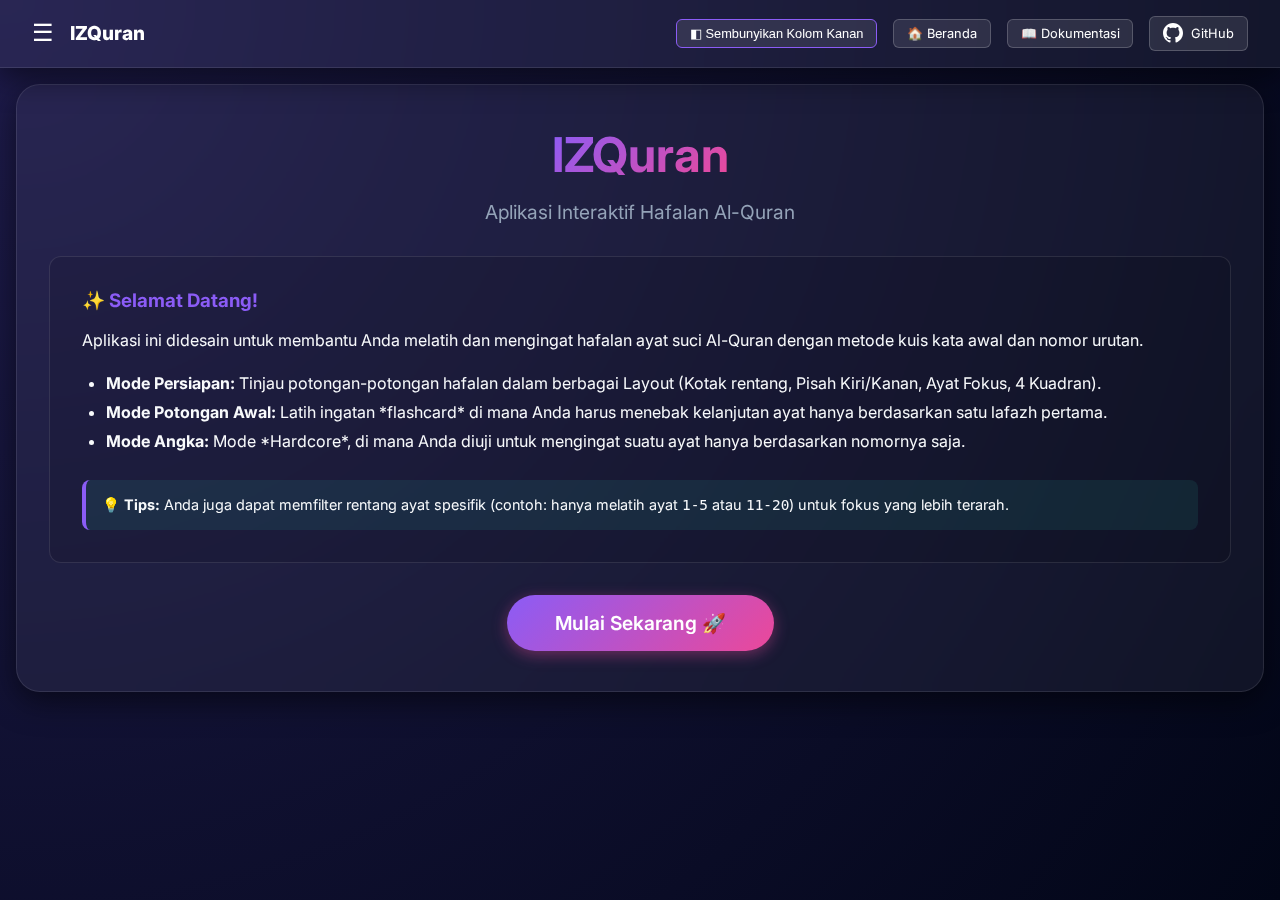
<file: index.html>
<!DOCTYPE html>
<html lang="id">

<head>
    <meta charset="UTF-8">
    <meta name="viewport" content="width=device-width, initial-scale=1.0">
    <title>IZQuran - Hafalan Ayat</title>
    <link rel="preconnect" href="https://fonts.googleapis.com">
    <link rel="preconnect" href="https://fonts.gstatic.com" crossorigin>
    <link href="https://fonts.googleapis.com/css2?family=Amiri+Quran&family=Inter:wght@300;400;600;800&display=swap"
        rel="stylesheet">
    <link rel="stylesheet" href="style.css">
</head>

<body>
    <!-- Top Navigation Bar -->
    <nav class="navbar glass-panel fade-in"
        style="border-radius:0; border-left:none; border-right:none; border-top:none; padding:1rem 2rem; display:flex; justify-content:space-between; align-items:center; position:sticky; top:0; z-index:100; margin-bottom:1rem;">
        <div style="font-weight:800; font-size:1.2rem; color:white; display: flex; align-items: center; gap: 1rem;">
            <!-- Memunculkan icon burger untuk desktop dan mobile -->
            <button id="btnToggleNav"
                style="background:transparent; border:none; color:white; font-size:1.5rem; cursor:pointer;"
                title="Toggle Menu">☰</button>
            IZQuran
        </div>

        <div id="navLinks" class="nav-links" style="display:flex; gap:1rem; align-items:center;">

            <!-- Tombol Toggle Layout Workspace -->
            <button id="btnToggleLayout" class="btn-show-full desktop-only"
                style="display: flex; align-items: center; border-color: var(--accent);">◧ Sembunyikan Kolom
                Kanan</button>

            <a href="index.html" class="btn-show-full"
                style="text-decoration:none; display:flex; align-items:center;">🏠 Beranda</a>
            <a href="readme.html" class="btn-show-full"
                style="text-decoration:none; display:flex; align-items:center;">📖 Dokumentasi</a>
            <a href="https://github.com/asrianor/IZQuran" target="_blank" class="btn-show-full"
                style="text-decoration:none; display:flex; align-items:center;">
                <svg width="20" height="20" viewBox="0 0 24 24" fill="currentColor" style="margin-right:0.5rem;">
                    <path
                        d="M12 0c-6.626 0-12 5.373-12 12 0 5.302 3.438 9.8 8.207 11.387.599.111.793-.261.793-.577v-2.234c-3.338.726-4.033-1.416-4.033-1.416-.546-1.387-1.333-1.756-1.333-1.756-1.089-.745.083-.729.083-.729 1.205.084 1.839 1.237 1.839 1.237 1.07 1.834 2.807 1.304 3.492.997.107-.775.418-1.305.762-1.604-2.665-.305-5.467-1.334-5.467-5.931 0-1.311.469-2.381 1.236-3.221-.124-.303-.535-1.524.117-3.176 0 0 1.008-.322 3.301 1.23.957-.266 1.983-.399 3.003-.404 1.02.005 2.047.138 3.006.404 2.291-1.552 3.297-1.23 3.297-1.23.653 1.653.242 2.874.118 3.176.77.84 1.235 1.911 1.235 3.221 0 4.609-2.807 5.624-5.479 5.921.43.372.823 1.102.823 2.222v3.293c0 .319.192.694.801.576 4.765-1.589 8.199-6.086 8.199-11.386 0-6.627-5.373-12-12-12z" />
                </svg>
                GitHub
            </a>
        </div>
    </nav>
    <div class="app-container">

        <!-- Landing Page Section -->
        <div id="landingPage" class="glass-panel text-center fade-in">
            <h1 class="gradient-text" style="font-size: 3rem; margin-bottom: 1rem;">IZQuran</h1>
            <p class="subtitle" style="font-size: 1.2rem; margin-bottom: 2rem; color: var(--text-muted);">Aplikasi
                Interaktif Hafalan Al-Quran</p>

            <div
                style="text-align: left; background: rgba(0,0,0,0.1); padding: 2rem; border-radius: 12px; margin-bottom: 2rem; border: 1px solid var(--glass-border);">
                <h3 style="color: var(--accent); margin-bottom: 1rem;">✨ Selamat Datang!</h3>
                <p style="margin-bottom: 1rem; line-height: 1.6;">Aplikasi ini didesain untuk membantu Anda melatih dan
                    mengingat hafalan ayat suci Al-Quran dengan metode kuis kata awal dan nomor urutan.</p>
                <ul style="padding-left: 1.5rem; line-height: 1.8; margin-bottom: 1.5rem;">
                    <li><strong>Mode Persiapan:</strong> Tinjau potongan-potongan hafalan dalam berbagai Layout (Kotak
                        rentang, Pisah Kiri/Kanan, Ayat Fokus, 4 Kuadran).</li>
                    <li><strong>Mode Potongan Awal:</strong> Latih ingatan *flashcard* di mana Anda harus menebak
                        kelanjutan ayat hanya berdasarkan satu lafazh pertama.</li>
                    <li><strong>Mode Angka:</strong> Mode *Hardcore*, di mana Anda diuji untuk mengingat suatu ayat
                        hanya berdasarkan nomornya saja.</li>
                </ul>
                <div
                    style="background: rgba(45, 212, 191, 0.1); padding: 1rem; border-radius: 8px; border-left: 4px solid var(--accent); font-size: 0.9rem;">
                    💡 <strong>Tips:</strong> Anda juga dapat memfilter rentang ayat spesifik (contoh: hanya melatih
                    ayat <code>1-5</code> atau <code>11-20</code>) untuk fokus yang lebih terarah.
                </div>
            </div>

            <button id="btnStartApp" class="btn btn-primary pulse-in"
                style="font-size: 1.2rem; padding: 1rem 3rem; border-radius: 30px;">
                Mulai Sekarang 🚀
            </button>
        </div>


        <!-- Main App Area (Awalnya Sembunyi) -->
        <div id="mainAppArea" class="dashboard-layout" style="display: none;">

            <!-- LEFT PANEL (Sidebar) -->
            <aside id="leftPanel" class="left-panel glass-panel">
                <div class="text-center mb-4">
                    <h2 class="gradient-text" style="font-size: 1.5rem; margin-bottom: 0.5rem;">Cari Surah</h2>
                </div>

                <div class="input-group" style="flex-direction: column;">
                    <input type="number" id="surahNumber" placeholder="No. Surah (contoh: 78)" min="1" max="114"
                        style="width: 100%;" />
                    <button id="btnLoadSurah" class="btn btn-primary w-full">Muat Surah</button>
                </div>

                <hr style="border-color: var(--glass-border); margin: 1rem 0;">

                <div id="loader" class="hidden text-center">
                    <div class="spinner"></div>
                    <p>Memuat Ayat...</p>
                </div>

                <div id="sidebarConfig" style="display:flex; flex-direction:column; gap:1.5rem;">
                    <!-- Pengaturan Ukuran Huruf (Font Size) -->
                    <div
                        style="background: rgba(0,0,0,0.2); padding: 1rem; border-radius: 12px; border: 1px solid var(--glass-border);">
                        <label
                            style="display:flex; justify-content:space-between; margin-bottom:0.5rem; color:var(--accent); font-weight:600; font-size: 1rem;">
                            <span>Besar Huruf Arab:</span>
                            <span id="fontValue" style="color: white; font-weight: normal;">L</span>
                        </label>
                        <input type="range" id="fontSlider" min="1" max="5" step="1" value="3"
                            style="width: 100%; cursor: pointer;">
                        <div
                            style="display: flex; justify-content: space-between; font-size: 0.9rem; color: var(--text-muted); margin-top: 0.3rem;">
                            <span>A</span><span>A</span>
                        </div>
                    </div>

                    <!-- Filter Rentang -->
                    <div
                        style="background: rgba(0,0,0,0.2); padding: 1rem; border-radius: 12px; border: 1px solid var(--glass-border);">
                        <label
                            style="display:block; margin-bottom:0.5rem; color:var(--accent); font-weight:600; font-size: 1rem;">Rentang
                            Ayat (Opsional):</label>
                        <input type="text" id="rangeFilter" placeholder="Contoh: 1-5" class="w-full"
                            style="padding: 0.8rem; font-size: 1rem;">
                    </div>

                    <!-- Config Box 1 -->
                    <div class="config-box">
                        <label style="font-size: 1rem;">Mode Persiapan:</label>
                        <select id="prepLayoutSelect" class="w-full mt-2" style="padding: 0.8rem; font-size: 1rem;">
                            <option value="default">Daftar Biasa</option>
                            <option value="perX">Tabel Per-X Ayat</option>
                            <option value="splitLR">Pisah Kiri-Kanan</option>
                            <option value="focusCenter">Tengah Fokus</option>
                            <option value="quadrants">4 Kuadran</option>
                        </select>
                        <div id="prepParams" class="mt-4 hidden custom-params"></div>
                    </div>

                    <!-- Config Box 2 -->
                    <div class="config-box">
                        <label style="font-size: 1rem;">Mode Potongan/Angka:</label>
                        <select id="interactiveOrderSelect" class="w-full mt-2"
                            style="padding: 0.8rem; font-size: 1rem;">
                            <option value="sequential">Urut (Dari Awal)</option>
                            <option value="random">Acak (Random)</option>
                            <option value="reverse">Mundur (Dari Akhir)</option>
                        </select>
                    </div>
                </div>
            </aside>

            <!-- RIGHT PANEL (Main Workspace) -->
            <div id="mainWorkspaceArea" class="main-workspace-area">

                <!-- Initial Welcome / Mode Selection -->
                <div id="modeSelection" class="glass-panel text-center pulse-in">
                    <h1 class="gradient-text" style="font-size: 2rem;">Workspace Hafalan</h1>
                    <p class="subtitle" style="margin-bottom:1.5rem;" id="surahDescGlobal">Silakan masukkan Nomor Surah
                        di panel sebelah kiri untuk memulai.</p>
                </div>

                <div id="loader" class="hidden text-center mt-8">
                    <div class="spinner"></div>
                    <p>Memuat Ayat...</p>
                </div>

                <!-- Data Surah Loaded Content -->
                <div id="surahLoadedArea" class="glass-panel hidden fade-in mt-4">
                    <div class="surah-info text-center mb-8">
                        <h2 id="surahTitle" class="gradient-text" style="font-size: 2rem;"></h2>
                        <p id="surahDesc" class="subtitle"></p>
                    </div>

                    <p class="text-center mb-4 subtitle">Pilih Mode Latihan:</p>
                    <div class="mode-buttons">
                        <button class="btn btn-card" data-mode="persiapan">
                            <span class="mode-icon">📖</span>
                            <span class="mode-title">Persiapan</span>
                            <span class="mode-desc">Tampilkan nomor dan awalan ayat untuk dihafal</span>
                        </button>
                        <button class="btn btn-card" data-mode="potongan">
                            <span class="mode-icon">🧩</span>
                            <span class="mode-title">Potongan Awal</span>
                            <span class="mode-desc">Tebak kelanjutan ayat dari potongan awal</span>
                        </button>
                        <button class="btn btn-card" data-mode="angka">
                            <span class="mode-icon">🔢</span>
                            <span class="mode-title">Angka Dulu</span>
                            <span class="mode-desc">Ingat ayat hanya dari nomornya</span>
                        </button>
                    </div>
                </div>

                <!-- Play Workspace -->
                <main id="workspace" class="hidden mt-4">
                    <!-- Dynamic Content Area -->
                </main>

            </div> <!-- End Right Panel -->
        </div> <!-- End Dashboard Layout -->
    </div> <!-- End Main App container -->

    <!-- Audio element for playing verses -->
    <audio id="audioPlayer"></audio>

    <script src="script.js"></script>
</body>

</html>
</file>
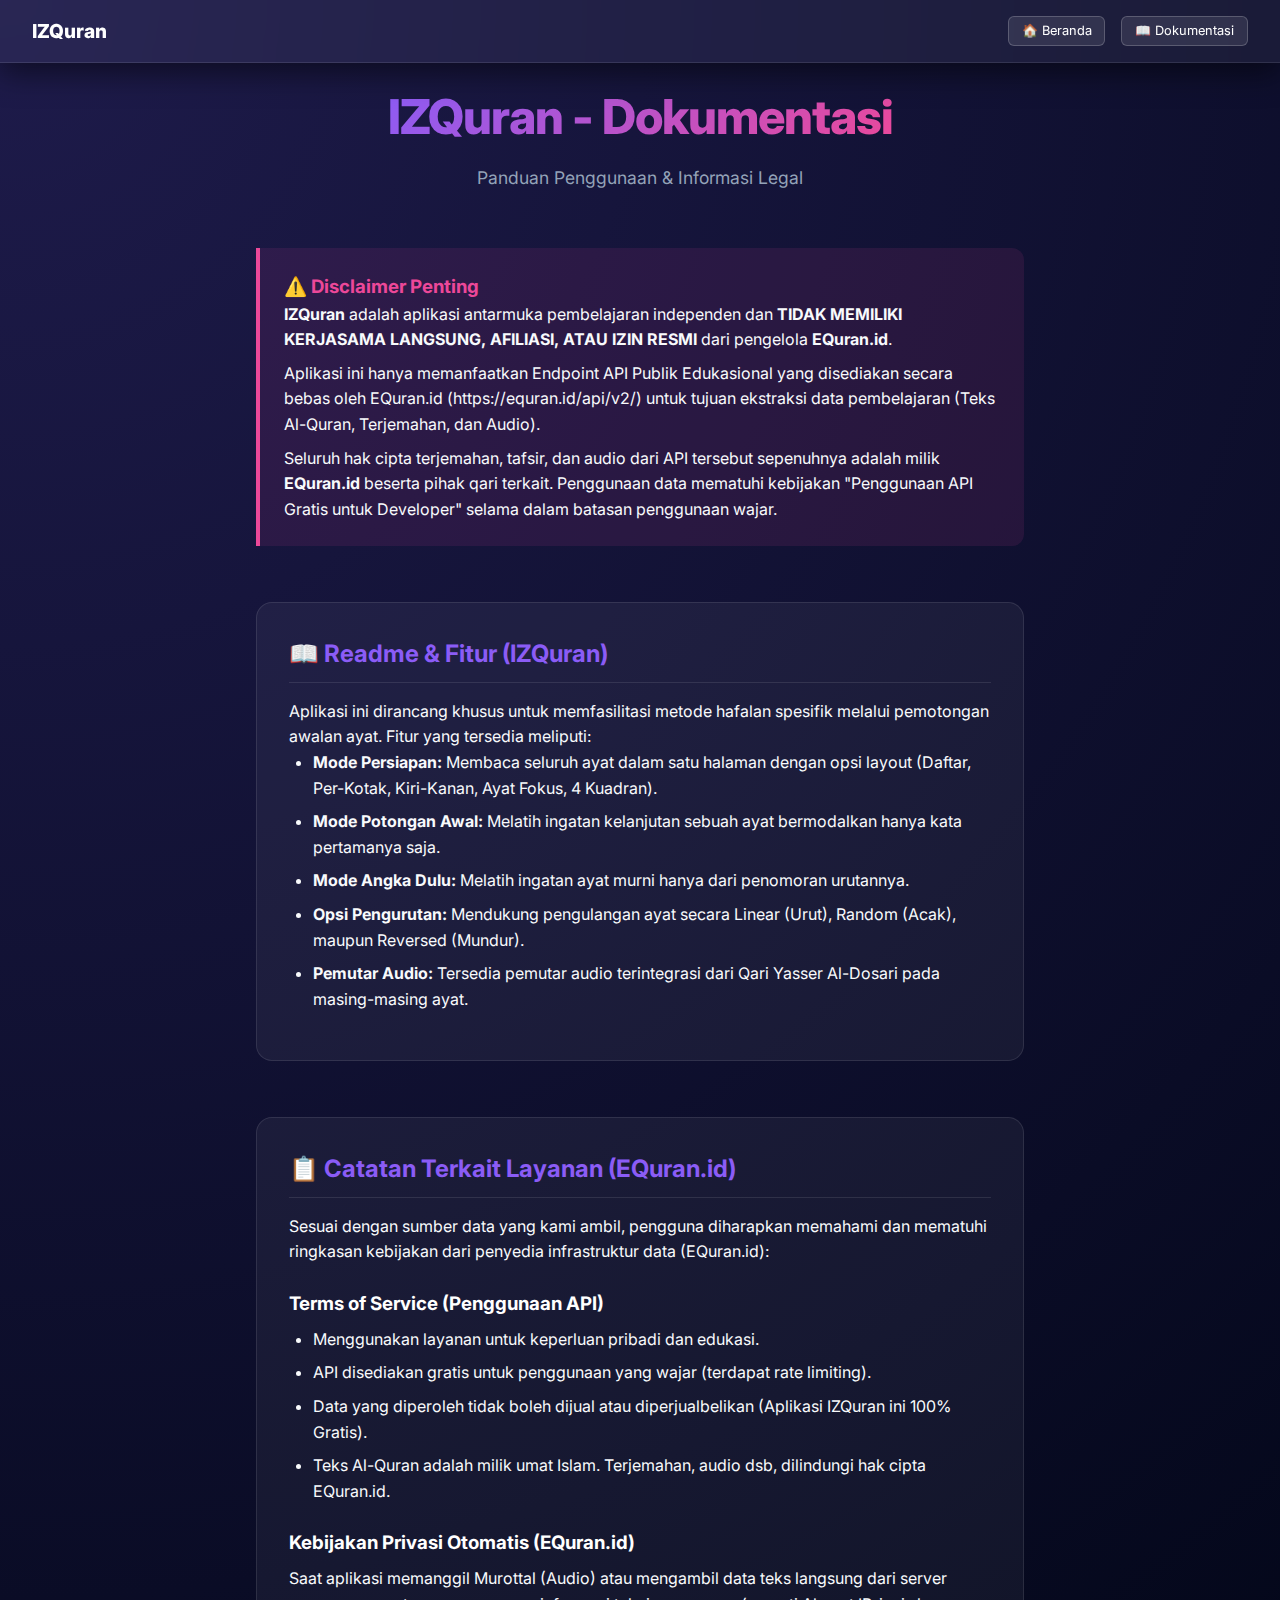
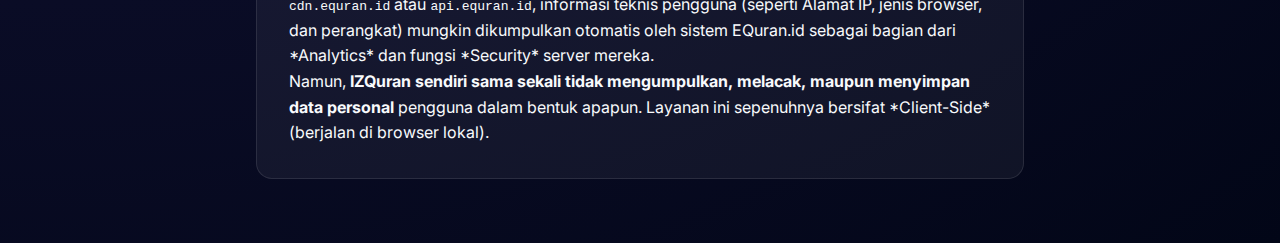
<file: readme.html>
<!DOCTYPE html>
<html lang="id">

<head>
    <meta charset="UTF-8">
    <meta name="viewport" content="width=device-width, initial-scale=1.0">
    <title>Dokumentasi & Disclaimer - IZQuran</title>
    <link rel="preconnect" href="https://fonts.googleapis.com">
    <link rel="preconnect" href="https://fonts.gstatic.com" crossorigin>
    <link href="https://fonts.googleapis.com/css2?family=Amiri+Quran&family=Inter:wght@300;400;600;800&display=swap"
        rel="stylesheet">
    <link rel="stylesheet" href="style.css">
    <style>
        .doc-container {
            max-width: 800px;
            margin: 0 auto;
            color: var(--text-main);
            line-height: 1.6;
        }

        .doc-section {
            background: var(--glass-bg);
            border: 1px solid var(--glass-border);
            border-radius: 16px;
            padding: 2rem;
            margin-bottom: 2rem;
        }

        .doc-section h2 {
            color: var(--accent);
            margin-bottom: 1rem;
            border-bottom: 1px solid rgba(255, 255, 255, 0.1);
            padding-bottom: 0.5rem;
        }

        .doc-section h3 {
            margin-top: 1.5rem;
            margin-bottom: 0.5rem;
            color: white;
        }

        .doc-section ul {
            padding-left: 1.5rem;
            margin-bottom: 1rem;
        }

        .doc-section li {
            margin-bottom: 0.5rem;
        }

        .disclaimer-box {
            background: rgba(236, 72, 153, 0.1);
            border-left: 4px solid var(--gradient-2);
            padding: 1.5rem;
            border-radius: 0 12px 12px 0;
            margin-bottom: 2rem;
        }
    </style>
</head>

<body>
    <!-- Top Navigation Bar -->
    <nav class="navbar glass-panel fade-in"
        style="border-radius:0; border-left:none; border-right:none; border-top:none; padding:1rem 2rem; display:flex; justify-content:space-between; align-items:center; position:sticky; top:0; z-index:100; margin-bottom:1rem;">
        <div style="font-weight:800; font-size:1.2rem; color:white;">IZQuran</div>
        <div style="display:flex; gap:1rem;">
            <a href="index.html" class="btn-show-full"
                style="text-decoration:none; display:flex; align-items:center;">🏠 Beranda</a>
            <a href="readme.html" class="btn-show-full"
                style="text-decoration:none; display:flex; align-items:center;">📖 Dokumentasi</a>
        </div>
    </nav>

    <div class="app-container doc-container">
        <header class="text-center mb-8 fade-in">
            <h1 class="gradient-text">IZQuran - Dokumentasi</h1>
            <p class="subtitle">Panduan Penggunaan & Informasi Legal</p>
        </header>

        <div class="disclaimer-box fade-in">
            <h3 style="margin-top:0; color:var(--gradient-2);">⚠️ Disclaimer Penting</h3>
            <p><strong>IZQuran</strong> adalah aplikasi antarmuka pembelajaran independen dan <strong>TIDAK MEMILIKI
                    KERJASAMA LANGSUNG, AFILIASI, ATAU IZIN RESMI</strong> dari pengelola <strong>EQuran.id</strong>.
            </p>
            <p style="margin-top:0.5rem;">Aplikasi ini hanya memanfaatkan Endpoint API Publik Edukasional yang
                disediakan secara bebas oleh EQuran.id (https://equran.id/api/v2/) untuk tujuan ekstraksi data
                pembelajaran (Teks Al-Quran, Terjemahan, dan Audio).</p>
            <p style="margin-top:0.5rem;">Seluruh hak cipta terjemahan, tafsir, dan audio dari API tersebut sepenuhnya
                adalah milik <strong>EQuran.id</strong> beserta pihak qari terkait. Penggunaan data mematuhi kebijakan
                "Penggunaan API Gratis untuk Developer" selama dalam batasan penggunaan wajar.</p>
        </div>

        <div class="doc-section fade-in">
            <h2>📖 Readme & Fitur (IZQuran)</h2>
            <p>Aplikasi ini dirancang khusus untuk memfasilitasi metode hafalan spesifik melalui pemotongan awalan ayat.
                Fitur yang tersedia meliputi:</p>
            <ul>
                <li><strong>Mode Persiapan:</strong> Membaca seluruh ayat dalam satu halaman dengan opsi layout (Daftar,
                    Per-Kotak, Kiri-Kanan, Ayat Fokus, 4 Kuadran).</li>
                <li><strong>Mode Potongan Awal:</strong> Melatih ingatan kelanjutan sebuah ayat bermodalkan hanya kata
                    pertamanya saja.</li>
                <li><strong>Mode Angka Dulu:</strong> Melatih ingatan ayat murni hanya dari penomoran urutannya.</li>
                <li><strong>Opsi Pengurutan:</strong> Mendukung pengulangan ayat secara Linear (Urut), Random (Acak),
                    maupun Reversed (Mundur).</li>
                <li><strong>Pemutar Audio:</strong> Tersedia pemutar audio terintegrasi dari Qari Yasser Al-Dosari pada
                    masing-masing ayat.</li>
            </ul>
        </div>

        <div class="doc-section fade-in">
            <h2>📋 Catatan Terkait Layanan (EQuran.id)</h2>
            <p>Sesuai dengan sumber data yang kami ambil, pengguna diharapkan memahami dan mematuhi ringkasan kebijakan
                dari penyedia infrastruktur data (EQuran.id):</p>

            <h3>Terms of Service (Penggunaan API)</h3>
            <ul>
                <li>Menggunakan layanan untuk keperluan pribadi dan edukasi.</li>
                <li>API disediakan gratis untuk penggunaan yang wajar (terdapat rate limiting).</li>
                <li>Data yang diperoleh tidak boleh dijual atau diperjualbelikan (Aplikasi IZQuran ini 100% Gratis).
                </li>
                <li>Teks Al-Quran adalah milik umat Islam. Terjemahan, audio dsb, dilindungi hak cipta EQuran.id.</li>
            </ul>

            <h3>Kebijakan Privasi Otomatis (EQuran.id)</h3>
            <p>Saat aplikasi memanggil Murottal (Audio) atau mengambil data teks langsung dari server
                <code>cdn.equran.id</code> atau <code>api.equran.id</code>, informasi teknis pengguna (seperti Alamat
                IP, jenis browser, dan perangkat) mungkin dikumpulkan otomatis oleh sistem EQuran.id sebagai bagian dari
                *Analytics* dan fungsi *Security* server mereka.
            </p>
            <p>Namun, <strong>IZQuran sendiri sama sekali tidak mengumpulkan, melacak, maupun menyimpan data
                    personal</strong> pengguna dalam bentuk apapun. Layanan ini sepenuhnya bersifat *Client-Side*
                (berjalan di browser lokal).</p>
        </div>
    </div>
</body>

</html>
</file>
<file: style.css>
:root {
    --bg-primary: #0f172a;
    --bg-secondary: #020617;
    --glass-bg: rgba(255, 255, 255, 0.05);
    --glass-border: rgba(255, 255, 255, 0.1);
    --glass-hover: rgba(255, 255, 255, 0.1);
    --text-main: #f8fafc;
    --text-muted: #94a3b8;
    --accent: #8b5cf6;
    --accent-hover: #7c3aed;
    --gradient-1: #8b5cf6;
    --gradient-2: #ec4899;
    --arab-font-size: 2.2rem;
    --arab-font-size-huge: 4rem;
}

* {
    box-sizing: border-box;
    margin: 0;
    padding: 0;
}

body {
    font-family: 'Inter', sans-serif;
    background: radial-gradient(circle at top left, #1e1b4b, var(--bg-secondary));
    color: var(--text-main);
    min-height: 100vh;
    padding: 0 0 2rem 0;
    overflow-x: hidden;
}

.dashboard-layout {
    display: flex;
    width: 100%;
    max-width: 1400px;
    gap: 1.5rem;
    align-items: flex-start;
}

.left-panel {
    width: 380px;
    flex-shrink: 0;
    transition: transform 0.3s cubic-bezier(0.4, 0, 0.2, 1), margin-left 0.3s cubic-bezier(0.4, 0, 0.2, 1), opacity 0.3s;
    display: flex;
    flex-direction: column;
    gap: 1.5rem;
}

.left-panel.collapsed {
    margin-left: -400px;
    /* Hide off screen + gap */
    opacity: 0;
    pointer-events: none;
}

.main-workspace-area {
    flex: 1;
    min-width: 0;
    /* Prevents flex flex-item from overflowing */
    transition: all 0.3s cubic-bezier(0.4, 0, 0.2, 1);
}

.app-container {
    width: 100%;
    max-width: 1400px;
    margin: 0 auto;
    display: flex;
    flex-direction: column;
    gap: 1.5rem;
    padding: 0 1rem;
    flex: 1;
}

.text-center {
    text-align: center;
}

.mt-8 {
    margin-top: 2rem;
}

.mb-8 {
    margin-bottom: 2rem;
}

.mb-4 {
    margin-bottom: 1rem;
}

.subtitle {
    color: var(--text-muted);
    font-size: 1.1rem;
}

/* Effects */
.gradient-text {
    background: linear-gradient(135deg, var(--gradient-1), var(--gradient-2));
    -webkit-background-clip: text;
    -webkit-text-fill-color: transparent;
    display: inline-block;
}

.fade-in {
    animation: fadeIn 0.5s ease forwards;
}

.pulse-in {
    animation: pulseIn 0.6s cubic-bezier(0.175, 0.885, 0.32, 1.275) forwards;
}

@keyframes fadeIn {
    from {
        opacity: 0;
        transform: translateY(10px);
    }

    to {
        opacity: 1;
        transform: translateY(0);
    }
}

@keyframes pulseIn {
    from {
        opacity: 0;
        transform: scale(0.95);
    }

    to {
        opacity: 1;
        transform: scale(1);
    }
}

/* Glassmorphism Classes */
.glass-panel {
    background: var(--glass-bg);
    backdrop-filter: blur(16px);
    -webkit-backdrop-filter: blur(16px);
    border: 1px solid var(--glass-border);
    border-radius: 24px;
    padding: 2.5rem 2rem;
    box-shadow: 0 10px 30px rgba(0, 0, 0, 0.5);
}

.glass-card {
    background: rgba(15, 23, 42, 0.6);
    border: 1px solid var(--glass-border);
    border-radius: 16px;
    padding: 1.5rem;
    transition: all 0.3s ease;
}

header h1 {
    font-size: 3rem;
    font-weight: 800;
    letter-spacing: -1px;
    margin-bottom: 0.5rem;
}

/* Inputs & Buttons */
.input-group {
    display: flex;
    gap: 1rem;
    justify-content: center;
    max-width: 450px;
    margin: 0 auto;
}

input {
    flex: 1;
    padding: 1rem 1.5rem;
    border-radius: 12px;
    border: 1px solid var(--glass-border);
    background: rgba(0, 0, 0, 0.3);
    color: white;
    font-size: 1.1rem;
    font-family: inherit;
    outline: none;
    transition: all 0.3s;
}

input:focus {
    border-color: var(--accent);
    box-shadow: 0 0 0 3px rgba(139, 92, 246, 0.3);
}

.btn {
    padding: 1rem 1.5rem;
    border: none;
    border-radius: 12px;
    font-size: 1.1rem;
    font-weight: 600;
    font-family: inherit;
    cursor: pointer;
    transition: all 0.2s cubic-bezier(0.4, 0, 0.2, 1);
    color: white;
}

.btn-primary {
    background: linear-gradient(135deg, var(--gradient-1), var(--gradient-2));
    box-shadow: 0 4px 15px rgba(236, 72, 153, 0.4);
}

.btn-primary:hover {
    transform: translateY(-2px);
    box-shadow: 0 6px 20px rgba(236, 72, 153, 0.6);
}

select {
    width: 100%;
    padding: 0.8rem 1rem;
    border-radius: 10px;
    border: 1px solid var(--glass-border);
    background: rgba(0, 0, 0, 0.5);
    color: white;
    font-size: 1rem;
    font-family: inherit;
    outline: none;
    cursor: pointer;
}

select option {
    background: var(--bg-primary);
    color: white;
}

.w-full {
    width: 100%;
}

.config-grid {
    display: grid;
    grid-template-columns: 1fr 1fr;
    gap: 1.5rem;
}

.config-box {
    background: rgba(0, 0, 0, 0.2);
    padding: 1rem;
    border-radius: 12px;
    border: 1px solid var(--glass-border);
}

.custom-params {
    display: flex;
    flex-direction: column;
    gap: 0.5rem;
    font-size: 0.9rem;
}

.custom-params input {
    padding: 0.5rem;
    font-size: 0.95rem;
}

.custom-params label {
    color: var(--text-muted);
}

.btn-card {
    background: var(--glass-bg);
    border: 1px solid var(--glass-border);
    display: flex;
    flex-direction: column;
    align-items: center;
    padding: 1.5rem;
    gap: 0.5rem;
    flex: 1;
}

.btn-card:hover {
    background: var(--glass-hover);
    border-color: var(--accent);
    transform: translateY(-5px);
}

.mode-buttons {
    display: flex;
    gap: 1rem;
}

.mode-icon {
    font-size: 2.5rem;
    margin-bottom: 0.5rem;
}

.mode-title {
    font-size: 1.2rem;
    font-weight: 600;
    color: white;
}

.mode-desc {
    font-size: 0.9rem;
    color: var(--text-muted);
    font-weight: 400;
    line-height: 1.4;
}

.mobile-view .mobile-only {
    display: block !important;
}

.mobile-view .mobile-only-flex {
    display: flex !important;
}

.mobile-view .desktop-only {
    display: none !important;
}

.mobile-view .dashboard-layout {
    position: relative;
}

/* Make left panel absolute over content for mobile */
.mobile-view .left-panel {
    position: fixed;
    top: 0;
    left: 0;
    bottom: 0;
    width: 85%;
    max-width: 360px;
    z-index: 1000;
    background: var(--bg-primary);
    padding: 1.5rem;
    border-right: 1px solid var(--glass-border);
    box-shadow: 10px 0 30px rgba(0, 0, 0, 0.5);
    overflow-y: auto;
    margin-left: -100%;
    /* Hidden by default on mobile instead of inline gap */
}

.mobile-view .left-panel.show-mobile {
    margin-left: 0 !important;
    opacity: 1 !important;
    pointer-events: all !important;
}

.mobile-view .left-panel.collapsed {
    margin-left: -100%;
}

.mobile-view .mode-buttons {
    flex-direction: column;
}

.mobile-view .input-group {
    flex-direction: column;
}

.mobile-view .config-grid {
    grid-template-columns: 1fr;
}

.hidden {
    display: none !important;
}

/* Loader */
.spinner {
    width: 40px;
    height: 40px;
    border: 4px solid var(--glass-border);
    border-top-color: var(--accent);
    border-radius: 50%;
    animation: spin 1s infinite linear;
    margin: 0 auto 1rem;
}

@keyframes spin {
    100% {
        transform: rotate(360deg);
    }
}

/* Workspace Setup */
.top-bar {
    display: flex;
    justify-content: space-between;
    align-items: center;
    margin-bottom: 1.5rem;
}

.btn-back {
    background: transparent;
    border: 1px solid var(--glass-border);
    padding: 0.5rem 1rem;
    color: var(--text-muted);
    border-radius: 8px;
    cursor: pointer;
    transition: 0.3s;
}

.btn-back:hover {
    color: white;
    background: rgba(255, 255, 255, 0.1);
}

/* Persiapan Grid Layouts */
.persiapan-wrapper {
    display: flex;
    flex-direction: column;
    gap: 1.5rem;
}

/* Base list grid */
.layout-list {
    display: grid;
    gap: 1rem;
}

/* Tabel Per X */
.layout-perX {
    display: grid;
    grid-template-columns: repeat(auto-fit, minmax(300px, 1fr));
    gap: 1.5rem;
    align-items: start;
}

.box-group {
    background: var(--glass-bg);
    border: 1px solid var(--glass-border);
    border-radius: 16px;
    padding: 1rem;
    display: flex;
    flex-direction: column;
    gap: 1rem;
}

/* Split Left Right */
.layout-splitLR {
    display: grid;
    grid-template-columns: 1fr 1fr;
    gap: 1.5rem;
    align-items: start;
}

/* Focus Center */
.layout-focusCenter {
    display: flex;
    flex-direction: column;
    gap: 2rem;
}

.center-focus-area {
    border-top: 2px dashed rgba(255, 255, 255, 0.2);
    border-bottom: 2px dashed rgba(255, 255, 255, 0.2);
    padding: 2rem 0;
    margin: 1rem 0;
    background: rgba(139, 92, 246, 0.05);
    border-radius: 12px;
}

/* 4 Quadrants */
.layout-quadrants {
    display: grid;
    grid-template-columns: 1fr 1fr;
    gap: 1.5rem;
}

.quadrant-box {
    background: var(--glass-bg);
    border: 1px solid var(--glass-border);
    border-radius: 16px;
    padding: 1rem;
    min-height: 200px;
    display: flex;
    flex-direction: column;
    gap: 1rem;
}

@media (max-width: 768px) {
    .layout-splitLR {
        grid-template-columns: 1fr;
    }

    .layout-quadrants {
        grid-template-columns: 1fr;
    }
}

/* Grup Header & Controls */
.group-header {
    display: flex;
    justify-content: space-between;
    align-items: center;
    border-bottom: 1px solid var(--glass-border);
    padding-bottom: 0.5rem;
    margin-bottom: 0.5rem;
    font-weight: 600;
}

.btn-toggle-group {
    background: transparent;
    border: none;
    color: var(--text-muted);
    cursor: pointer;
    font-size: 1.2rem;
}

.btn-toggle-group:hover {
    color: white;
}

.group-content {
    display: flex;
    flex-direction: column;
    gap: 1rem;
}

/* Row Utilities */
.ayat-row {
    display: flex;
    align-items: center;
    gap: 1.5rem;
    position: relative;
    padding: 1.5rem;
}

.row-controls {
    display: flex;
    flex-direction: column;
    gap: 0.5rem;
    margin-left: auto;
}

.btn-show-full {
    background: rgba(255, 255, 255, 0.1);
    border: 1px solid rgba(255, 255, 255, 0.2);
    color: white;
    padding: 0.4rem 0.8rem;
    border-radius: 6px;
    font-size: 0.8rem;
    cursor: pointer;
    transition: 0.2s;
    white-space: nowrap;
}

.btn-show-full:hover {
    background: var(--accent);
}

.ayat-num {
    background: linear-gradient(135deg, var(--gradient-1), var(--gradient-2));
    width: 45px;
    height: 45px;
    border-radius: 50%;
    display: flex;
    align-items: center;
    justify-content: center;
    font-weight: 800;
    font-size: 1.1rem;
    flex-shrink: 0;
}

.arab-text {
    font-family: 'Amiri Quran', serif;
    font-size: var(--arab-font-size);
    line-height: calc(var(--arab-font-size) * 1.6);
    direction: rtl;
    flex: 1;
    color: white;
    transition: font-size 0.2s ease, line-height 0.2s ease;
}

.btn-play-sm {
    background: var(--glass-bg);
    border: 1px solid var(--glass-border);
    color: var(--accent);
    width: 45px;
    height: 45px;
    border-radius: 50%;
    display: flex;
    align-items: center;
    justify-content: center;
    cursor: pointer;
    transition: 0.3s;
}

.btn-play-sm:hover {
    background: var(--accent);
    color: white;
}

/* Interactive Player */
.play-card {
    text-align: center;
    padding: 4rem 2rem;
    position: relative;
    min-height: 450px;
    display: flex;
    flex-direction: column;
    justify-content: center;
    align-items: center;
}

.huge-num {
    font-size: 8rem;
    font-weight: 800;
    background: rgba(255, 255, 255, 0.05);
    background-clip: text;
    -webkit-background-clip: text;
    -webkit-text-fill-color: transparent;
    -webkit-text-stroke: 1px rgba(255, 255, 255, 0.2);
    margin-bottom: -1rem;
}

.huge-num.active {
    background: linear-gradient(var(--gradient-1), var(--gradient-2));
    background-clip: text;
    -webkit-background-clip: text;
    -webkit-text-fill-color: transparent;
    -webkit-text-stroke: 0px;
}

.main-arab {
    font-family: 'Amiri Quran', serif;
    font-size: var(--arab-font-size-huge);
    line-height: 1.5;
    direction: rtl;
    margin: 1rem 0 2rem;
    transition: font-size 0.2s ease;
}

.player-controls {
    display: flex;
    gap: 1rem;
    margin-top: 2rem;
    width: 100%;
    max-width: 400px;
    margin-left: auto;
    margin-right: auto;
}

.btn-play-main {
    flex: 0 0 60px;
    height: 60px;
    border-radius: 50%;
    background: var(--glass-bg);
    border: 1px solid var(--accent);
    color: var(--accent);
    font-size: 1.5rem;
    display: flex;
    align-items: center;
    justify-content: center;
    cursor: pointer;
    transition: 0.3s;
}

.btn-play-main:hover {
    background: var(--accent);
    color: white;
}

.btn-proceed {
    flex: 1;
    font-size: 1.2rem;
}
</file>
